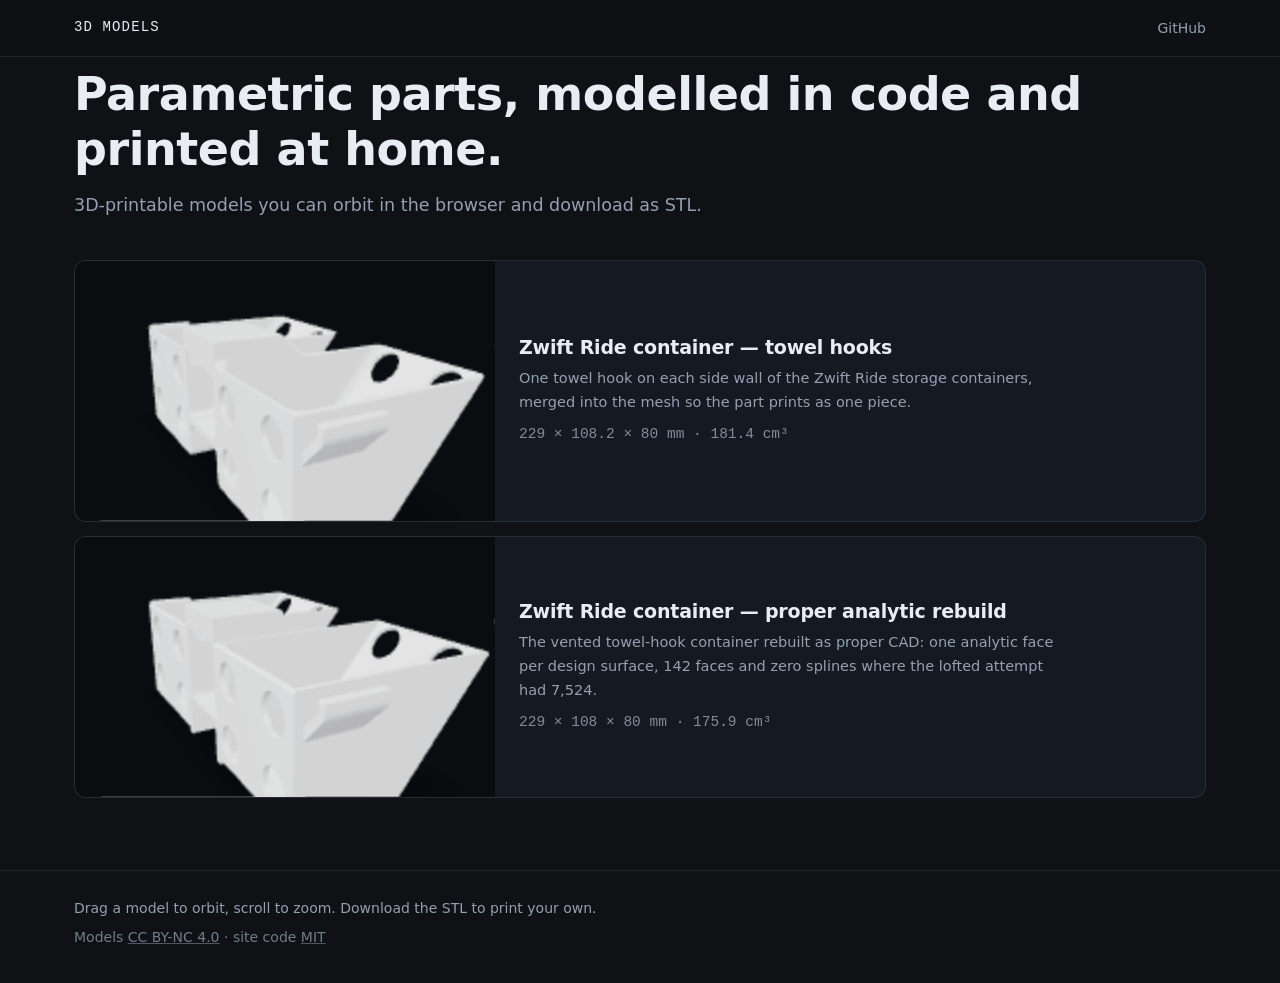
<file: index.html>
<!doctype html>
<html lang="en">
<head>
<meta charset="utf-8">
<meta name="viewport" content="width=device-width, initial-scale=1">
<title>3D models</title>
<meta name="description" content="3D-printable models you can orbit in the browser and download as STL.">
<meta name="color-scheme" content="dark">
<meta name="robots" content="noindex, nofollow">
<meta property="og:title" content="3D models">
<meta property="og:description" content="3D-printable models you can orbit in the browser and download as STL.">
<link rel="icon" href="assets/icon.svg" type="image/svg+xml">
<link rel="stylesheet" href="assets/site.css">
<script type="module" src="assets/vendor/model-viewer.min.js"></script>
<script type="module" src="assets/viewer.js"></script>
</head>
<body>
<header class="site-head"><div class="wrap">
  <a class="mark" href="index.html">3D models</a>
  <nav><a href="https://github.com/aurele-l/share">GitHub</a></nav>
</div></header>
<main class="wrap"><div class="intro"><h1>Parametric parts, modelled in code and printed at home.</h1><p>3D-printable models you can orbit in the browser and download as STL.</p></div><div class="cards"><a class="card" href="models/zwift-towel-hooks/"><model-viewer src="models/zwift-towel-hooks/tuned.glb" alt="Zwift Ride container — towel hooks" auto-rotate auto-rotate-delay="0" rotation-per-second="12deg" shadow-intensity="1.1" shadow-softness="0.85" tone-mapping="aces" exposure="0.9" interaction-prompt="none" loading="lazy" camera-orbit="30deg 72deg 60%"></model-viewer><div class="card-body"><h2>Zwift Ride container — towel hooks</h2><p>One towel hook on each side wall of the Zwift Ride storage containers, merged into the mesh so the part prints as one piece.</p><p class="card-meta">229 × 108.2 × 80 mm · 181.4 cm³</p></div></a><a class="card" href="models/zwift-towel-hooks-analytic/"><model-viewer src="models/zwift-towel-hooks-analytic/proper.glb" alt="Zwift Ride container — proper analytic rebuild" auto-rotate auto-rotate-delay="0" rotation-per-second="12deg" shadow-intensity="1.1" shadow-softness="0.85" tone-mapping="aces" exposure="0.9" interaction-prompt="none" loading="lazy" camera-orbit="30deg 72deg 60%"></model-viewer><div class="card-body"><h2>Zwift Ride container — proper analytic rebuild</h2><p>The vented towel-hook container rebuilt as proper CAD: one analytic face per design surface, 142 faces and zero splines where the lofted attempt had 7,524.</p><p class="card-meta">229 × 108 × 80 mm · 175.9 cm³</p></div></a></div></main>
<footer class="site-foot"><div class="wrap"><p>Drag a model to orbit, scroll to zoom. Download the STL to print your own.</p><p class="licence">Models <a href="https://creativecommons.org/licenses/by-nc/4.0/">CC BY-NC 4.0</a> &middot; site code <a href="https://github.com/aurele-l/share/blob/main/LICENSE-MIT">MIT</a></p></div></footer>
</body>
</html>
</file>
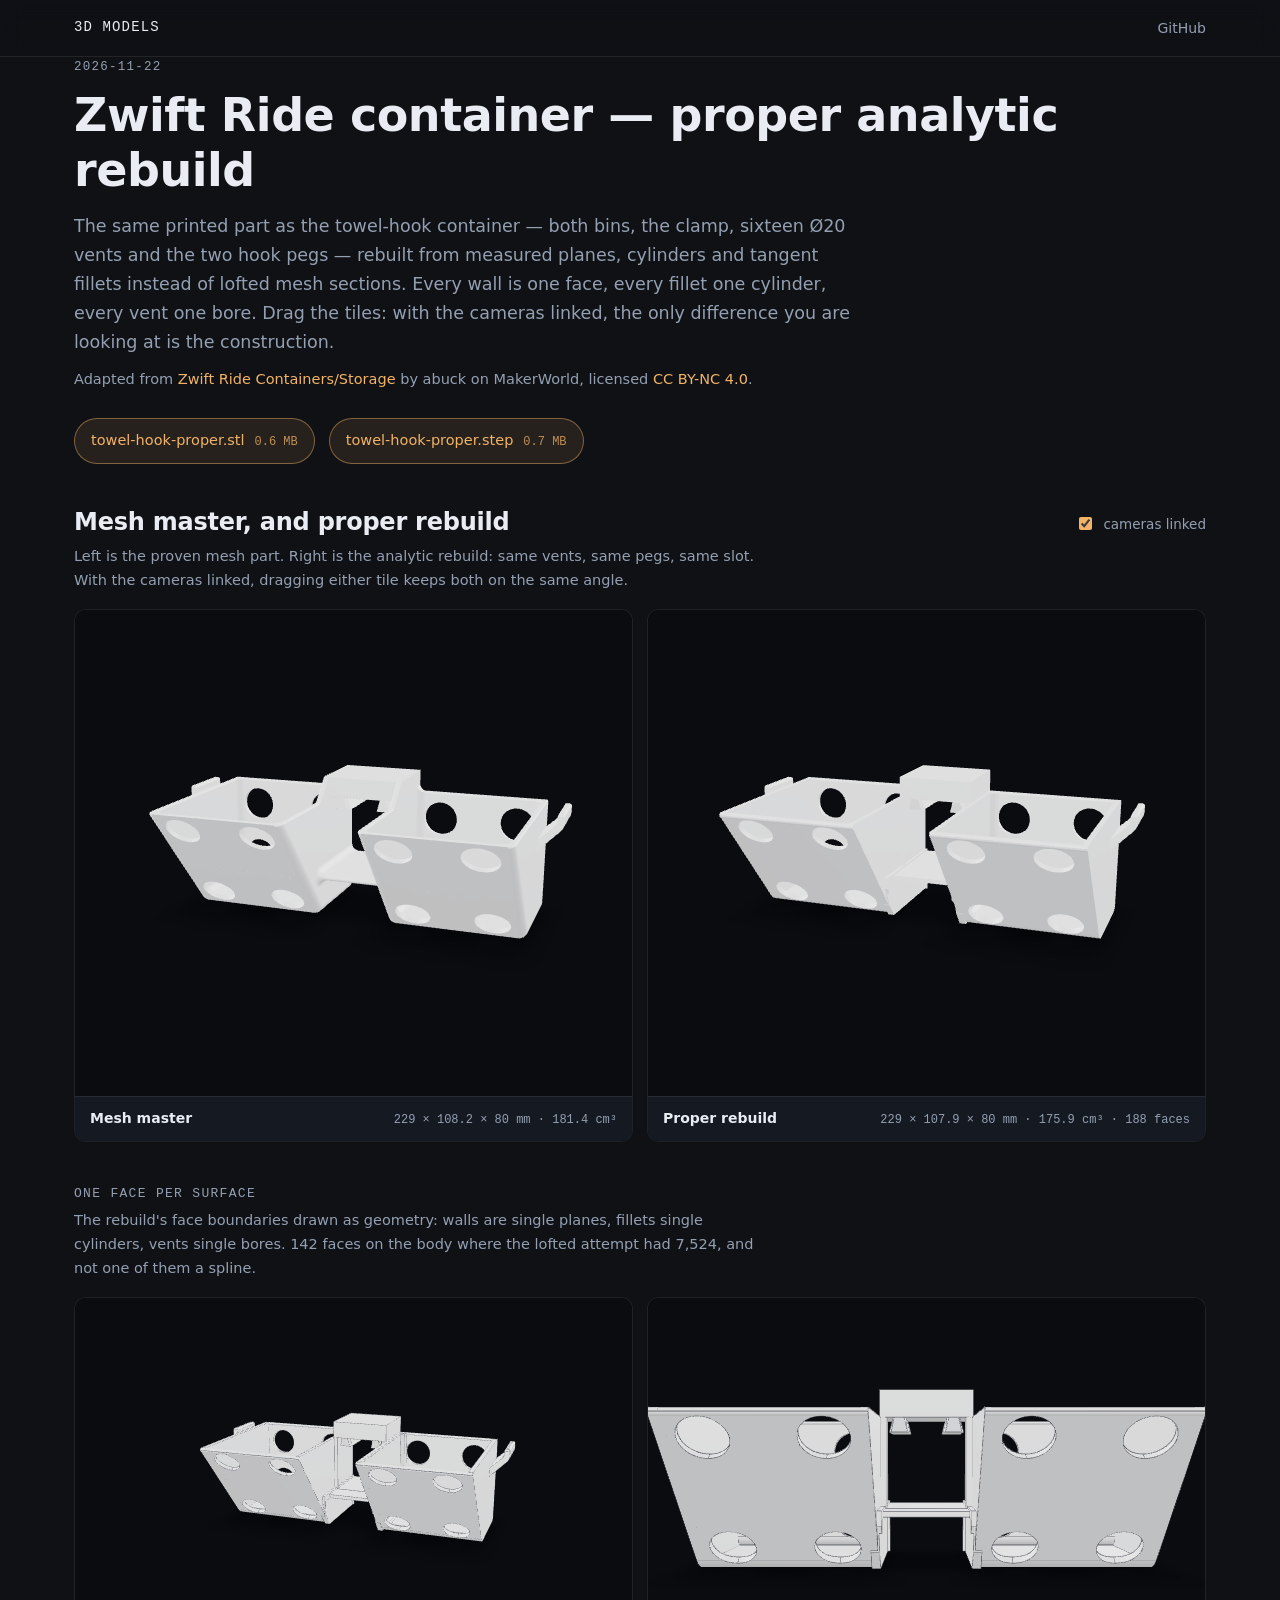
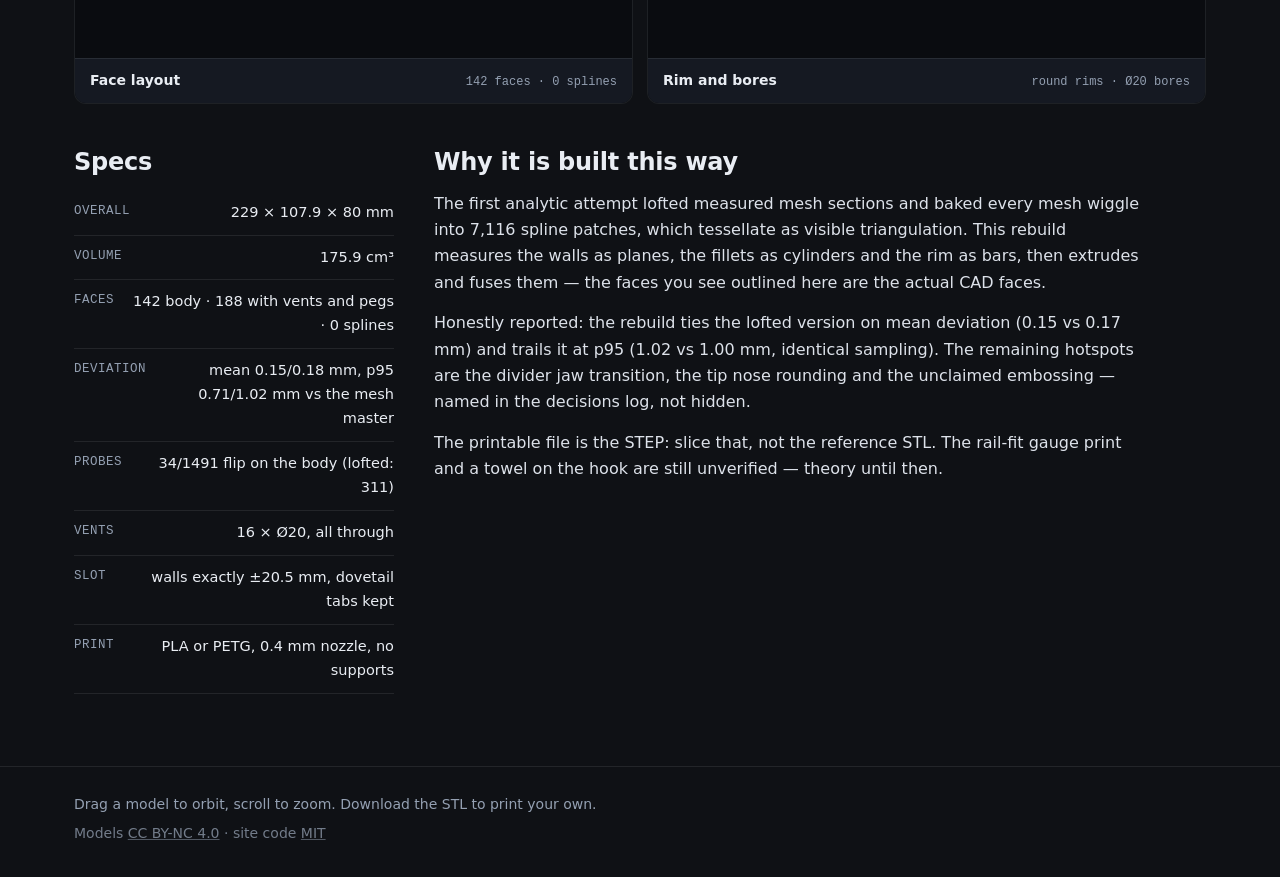
<file: models/zwift-towel-hooks-analytic/index.html>
<!doctype html>
<html lang="en">
<head>
<meta charset="utf-8">
<meta name="viewport" content="width=device-width, initial-scale=1">
<title>Zwift Ride container — proper analytic rebuild — 3D models</title>
<meta name="description" content="The vented towel-hook container rebuilt as proper CAD: one analytic face per design surface, 142 faces and zero splines where the lofted attempt had 7,524.">
<meta name="color-scheme" content="dark">
<meta name="robots" content="noindex, nofollow">
<meta property="og:title" content="Zwift Ride container — proper analytic rebuild — 3D models">
<meta property="og:description" content="The vented towel-hook container rebuilt as proper CAD: one analytic face per design surface, 142 faces and zero splines where the lofted attempt had 7,524.">
<link rel="icon" href="../../assets/icon.svg" type="image/svg+xml">
<link rel="stylesheet" href="../../assets/site.css">
<script type="module" src="../../assets/vendor/model-viewer.min.js"></script>
<script type="module" src="../../assets/viewer.js"></script>
</head>
<body>
<header class="site-head"><div class="wrap">
  <a class="mark" href="../../index.html">3D models</a>
  <nav><a href="https://github.com/aurele-l/share">GitHub</a></nav>
</div></header>
<main class="wrap">
<div class="title-block">
<p class="eyebrow">2026-11-22</p>
<h1>Zwift Ride container — proper analytic rebuild</h1>
<p class="lede">The same printed part as the towel-hook container — both bins, the clamp, sixteen Ø20 vents and the two hook pegs — rebuilt from measured planes, cylinders and tangent fillets instead of lofted mesh sections. Every wall is one face, every fillet one cylinder, every vent one bore. Drag the tiles: with the cameras linked, the only difference you are looking at is the construction.</p>
<p class="source">Adapted from <a href="https://makerworld.com/en/models/2250329-zwift-ride-containers-storage">Zwift Ride Containers/Storage</a> by abuck on MakerWorld, licensed <a href="https://creativecommons.org/licenses/by-nc/4.0/">CC BY-NC 4.0</a>.</p>
</div>
<div class="actions"><a class="button" href="towel-hook-proper.stl" download>towel-hook-proper.stl<span>0.6 MB</span></a><a class="button" href="towel-hook-proper.step" download>towel-hook-proper.step<span>0.7 MB</span></a></div>
<section class="block"><div class="block-head"><h2>Mesh master, and proper rebuild</h2><label class="toggle"><input type="checkbox" data-link-toggle checked> cameras linked</label></div><p class="block-note">Left is the proven mesh part. Right is the analytic rebuild: same vents, same pegs, same slot. With the cameras linked, dragging either tile keeps both on the same angle.</p><div class="pair"><figure class="view">
  <model-viewer src="mesh.glb" alt="The proven mesh part with towel hooks and vents" camera-controls touch-action="pan-y" max-camera-orbit="auto auto 250%" shadow-intensity="1.2" shadow-softness="0.85" tone-mapping="aces" interaction-prompt="none" exposure="0.9" camera-orbit="20deg 74deg 105%" data-link="compare"></model-viewer>
  <figcaption><b>Mesh master</b><span>229 × 108.2 × 80 mm · 181.4 cm³</span></figcaption>
</figure><figure class="view">
  <model-viewer src="proper.glb" alt="The same part rebuilt as proper CAD, one face per surface" camera-controls touch-action="pan-y" max-camera-orbit="auto auto 250%" shadow-intensity="1.2" shadow-softness="0.85" tone-mapping="aces" interaction-prompt="none" exposure="0.9" camera-orbit="20deg 74deg 105%" data-link="compare" data-lead></model-viewer>
  <figcaption><b>Proper rebuild</b><span>229 × 107.9 × 80 mm · 175.9 cm³ · 188 faces</span></figcaption>
</figure></div></section>
<section class="block"><h2>One face per surface</h2><p class="block-note">The rebuild&#x27;s face boundaries drawn as geometry: walls are single planes, fillets single cylinders, vents single bores. 142 faces on the body where the lofted attempt had 7,524, and not one of them a spline.</p><div class="pair detail"><figure class="view detail">
  <model-viewer src="proper-edges.glb" alt="The analytic rebuild with every face boundary drawn" camera-controls touch-action="pan-y" max-camera-orbit="auto auto 250%" shadow-intensity="1.2" shadow-softness="0.85" tone-mapping="aces" interaction-prompt="none" exposure="0.9" camera-orbit="20deg 74deg 105%"></model-viewer>
  <figcaption><b>Face layout</b><span>142 faces · 0 splines</span></figcaption>
</figure><figure class="view detail">
  <model-viewer src="proper-edges.glb" alt="Top-down view of the rim bars and vent bores with edges shown" camera-controls touch-action="pan-y" max-camera-orbit="auto auto 250%" shadow-intensity="1.2" shadow-softness="0.85" tone-mapping="aces" interaction-prompt="none" exposure="0.9" camera-orbit="0deg 88deg 60%" loading="lazy"></model-viewer>
  <figcaption><b>Rim and bores</b><span>round rims · Ø20 bores</span></figcaption>
</figure></div></section>
<div class="cols"><section><h2>Specs</h2><dl class="specs"><div><dt>Overall</dt><dd>229 × 107.9 × 80 mm</dd></div><div><dt>Volume</dt><dd>175.9 cm³</dd></div><div><dt>Faces</dt><dd>142 body · 188 with vents and pegs · 0 splines</dd></div><div><dt>Deviation</dt><dd>mean 0.15/0.18 mm, p95 0.71/1.02 mm vs the mesh master</dd></div><div><dt>Probes</dt><dd>34/1491 flip on the body (lofted: 311)</dd></div><div><dt>Vents</dt><dd>16 × Ø20, all through</dd></div><div><dt>Slot</dt><dd>walls exactly ±20.5 mm, dovetail tabs kept</dd></div><div><dt>Print</dt><dd>PLA or PETG, 0.4 mm nozzle, no supports</dd></div></dl></section><section class="prose"><h2>Why it is built this way</h2><p>The first analytic attempt lofted measured mesh sections and baked every mesh wiggle into 7,116 spline patches, which tessellate as visible triangulation. This rebuild measures the walls as planes, the fillets as cylinders and the rim as bars, then extrudes and fuses them — the faces you see outlined here are the actual CAD faces.</p><p>Honestly reported: the rebuild ties the lofted version on mean deviation (0.15 vs 0.17 mm) and trails it at p95 (1.02 vs 1.00 mm, identical sampling). The remaining hotspots are the divider jaw transition, the tip nose rounding and the unclaimed embossing — named in the decisions log, not hidden.</p><p>The printable file is the STEP: slice that, not the reference STL. The rail-fit gauge print and a towel on the hook are still unverified — theory until then.</p></section></div>
</main>
<footer class="site-foot"><div class="wrap"><p>Drag a model to orbit, scroll to zoom. Download the STL to print your own.</p><p class="licence">Models <a href="https://creativecommons.org/licenses/by-nc/4.0/">CC BY-NC 4.0</a> &middot; site code <a href="https://github.com/aurele-l/share/blob/main/LICENSE-MIT">MIT</a></p></div></footer>
</body>
</html>
</file>
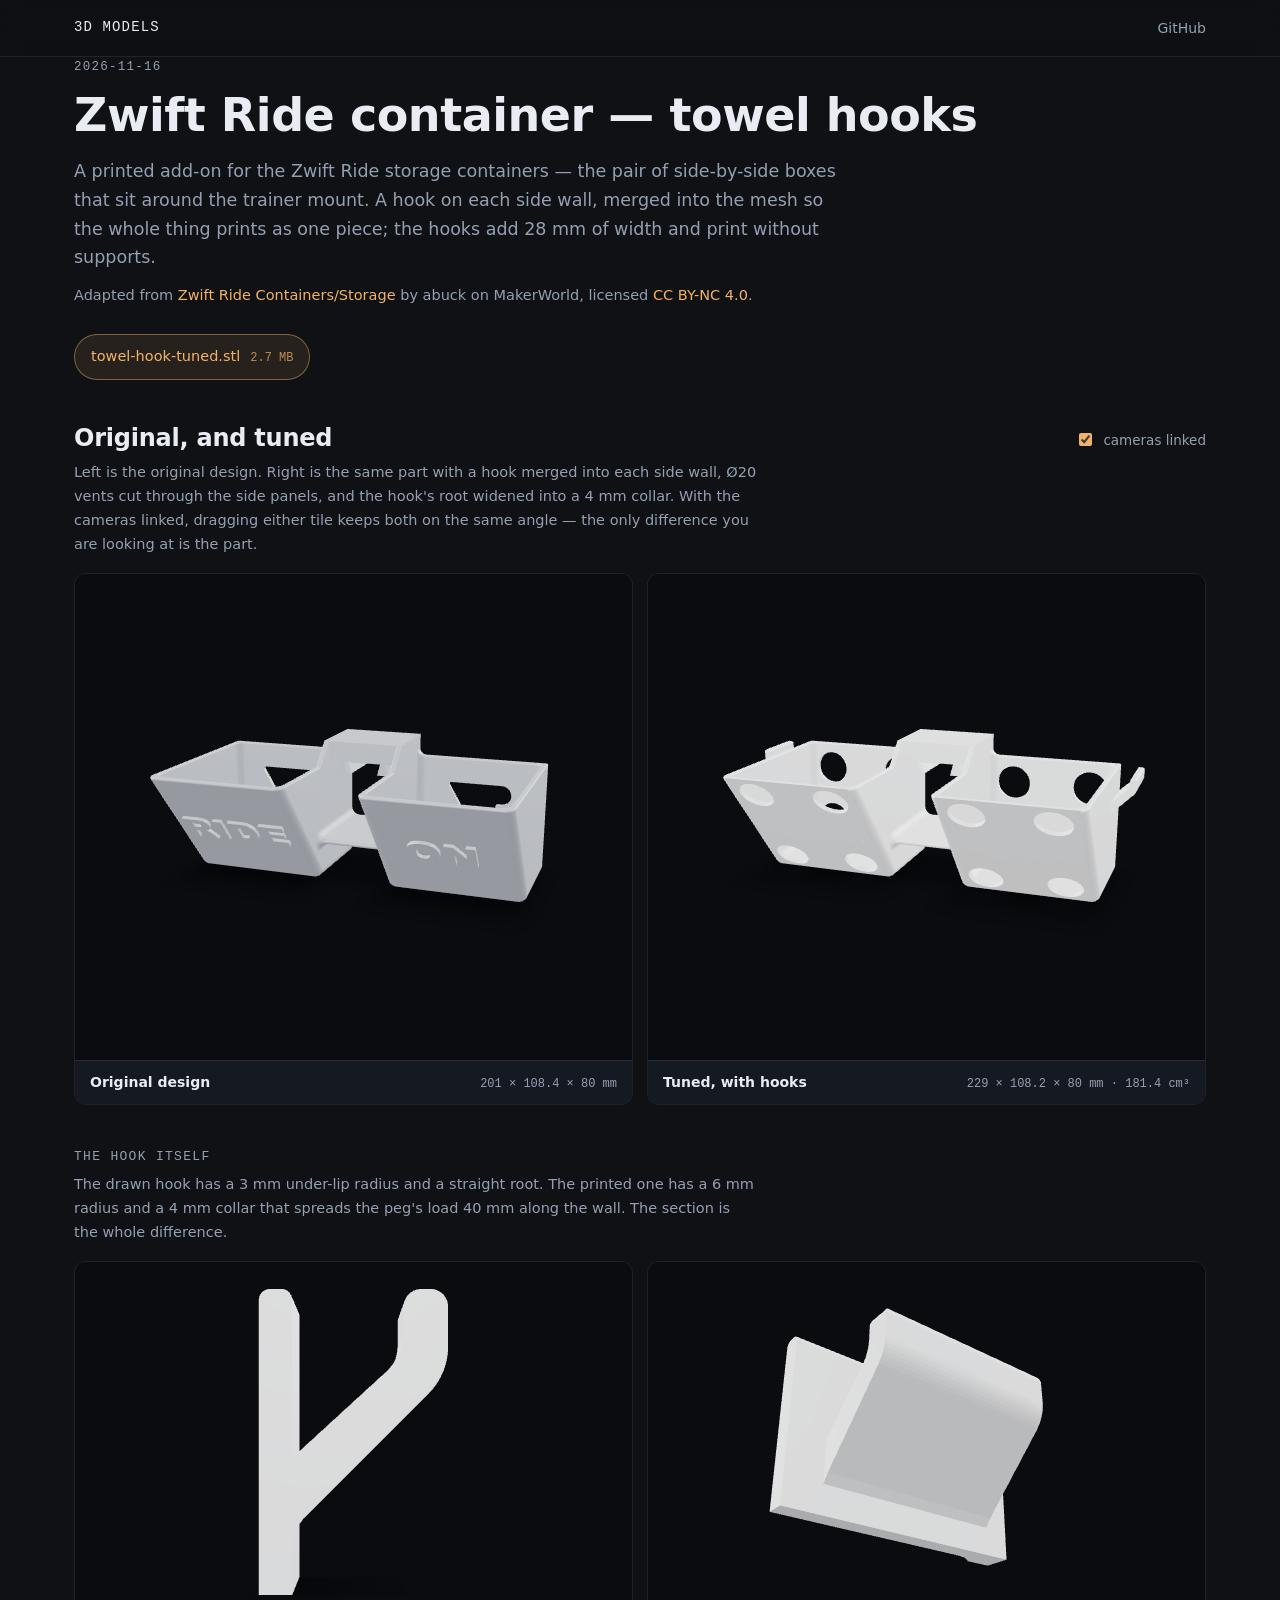
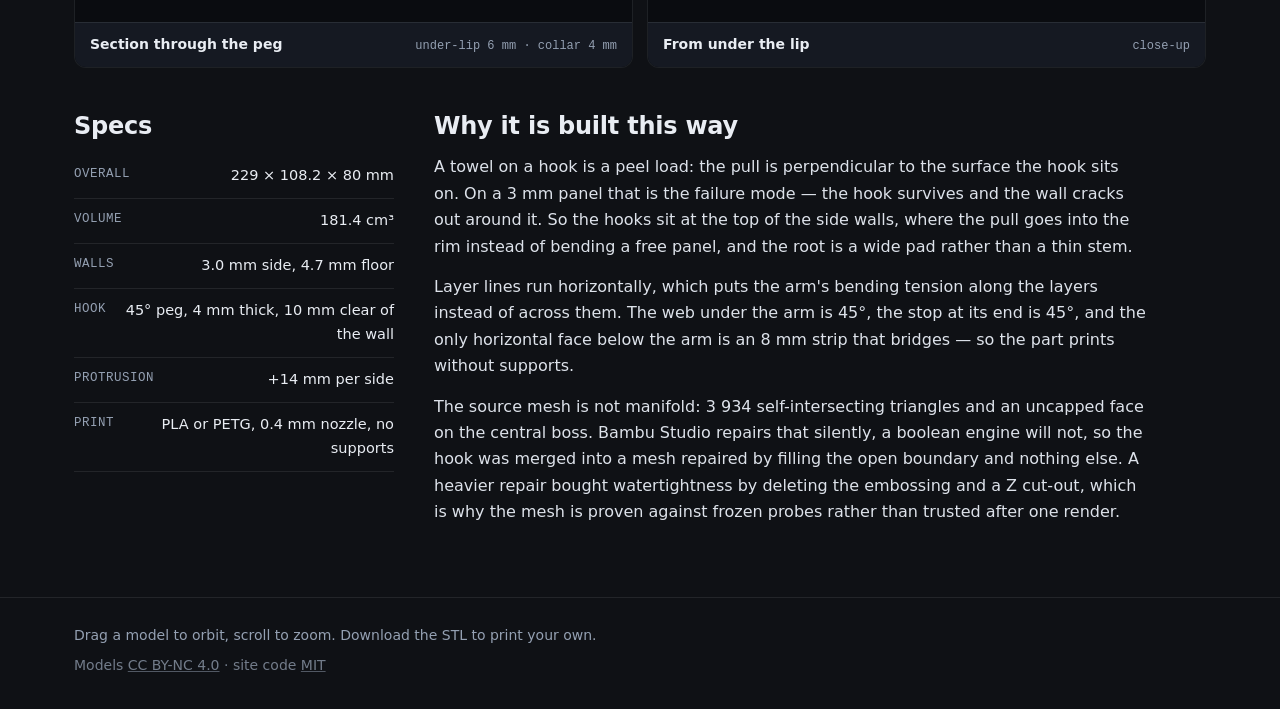
<file: models/zwift-towel-hooks/index.html>
<!doctype html>
<html lang="en">
<head>
<meta charset="utf-8">
<meta name="viewport" content="width=device-width, initial-scale=1">
<title>Zwift Ride container — towel hooks — 3D models</title>
<meta name="description" content="One towel hook on each side wall of the Zwift Ride storage containers, merged into the mesh so the part prints as one piece.">
<meta name="color-scheme" content="dark">
<meta name="robots" content="noindex, nofollow">
<meta property="og:title" content="Zwift Ride container — towel hooks — 3D models">
<meta property="og:description" content="One towel hook on each side wall of the Zwift Ride storage containers, merged into the mesh so the part prints as one piece.">
<link rel="icon" href="../../assets/icon.svg" type="image/svg+xml">
<link rel="stylesheet" href="../../assets/site.css">
<script type="module" src="../../assets/vendor/model-viewer.min.js"></script>
<script type="module" src="../../assets/viewer.js"></script>
</head>
<body>
<header class="site-head"><div class="wrap">
  <a class="mark" href="../../index.html">3D models</a>
  <nav><a href="https://github.com/aurele-l/share">GitHub</a></nav>
</div></header>
<main class="wrap">
<div class="title-block">
<p class="eyebrow">2026-11-16</p>
<h1>Zwift Ride container — towel hooks</h1>
<p class="lede">A printed add-on for the Zwift Ride storage containers — the pair of side-by-side boxes that sit around the trainer mount. A hook on each side wall, merged into the mesh so the whole thing prints as one piece; the hooks add 28 mm of width and print without supports.</p>
<p class="source">Adapted from <a href="https://makerworld.com/en/models/2250329-zwift-ride-containers-storage">Zwift Ride Containers/Storage</a> by abuck on MakerWorld, licensed <a href="https://creativecommons.org/licenses/by-nc/4.0/">CC BY-NC 4.0</a>.</p>
</div>
<div class="actions"><a class="button" href="towel-hook-tuned.stl" download>towel-hook-tuned.stl<span>2.7 MB</span></a></div>
<section class="block"><div class="block-head"><h2>Original, and tuned</h2><label class="toggle"><input type="checkbox" data-link-toggle checked> cameras linked</label></div><p class="block-note">Left is the original design. Right is the same part with a hook merged into each side wall, Ø20 vents cut through the side panels, and the hook&#x27;s root widened into a 4 mm collar. With the cameras linked, dragging either tile keeps both on the same angle — the only difference you are looking at is the part.</p><div class="pair"><figure class="view">
  <model-viewer src="source.glb" alt="The original Zwift Ride storage container design, without hooks" camera-controls touch-action="pan-y" max-camera-orbit="auto auto 250%" shadow-intensity="1.2" shadow-softness="0.85" tone-mapping="aces" interaction-prompt="none" exposure="0.9" camera-orbit="20deg 74deg 105%" data-link="compare"></model-viewer>
  <figcaption><b>Original design</b><span>201 × 108.4 × 80 mm</span></figcaption>
</figure><figure class="view">
  <model-viewer src="tuned.glb" alt="The same container with a printed towel hook on each side wall" camera-controls touch-action="pan-y" max-camera-orbit="auto auto 250%" shadow-intensity="1.2" shadow-softness="0.85" tone-mapping="aces" interaction-prompt="none" exposure="0.9" camera-orbit="20deg 74deg 105%" data-link="compare" data-lead></model-viewer>
  <figcaption><b>Tuned, with hooks</b><span>229 × 108.2 × 80 mm · 181.4 cm³</span></figcaption>
</figure></div></section>
<section class="block"><h2>The hook itself</h2><p class="block-note">The drawn hook has a 3 mm under-lip radius and a straight root. The printed one has a 6 mm radius and a 4 mm collar that spreads the peg&#x27;s load 40 mm along the wall. The section is the whole difference.</p><div class="pair detail"><figure class="view detail">
  <model-viewer src="tuned-section.glb" alt="Cross-section through the hook peg and its root collar" camera-controls touch-action="pan-y" max-camera-orbit="auto auto 250%" shadow-intensity="1.2" shadow-softness="0.85" tone-mapping="aces" interaction-prompt="none" exposure="0.9" camera-orbit="0deg 90deg 100%" camera-projection="orthographic" loading="lazy"></model-viewer>
  <figcaption><b>Section through the peg</b><span>under-lip 6 mm · collar 4 mm</span></figcaption>
</figure><figure class="view detail">
  <model-viewer src="tuned-cut.glb" alt="Close-up of the hook from below the lip" camera-controls touch-action="pan-y" max-camera-orbit="auto auto 250%" shadow-intensity="1.2" shadow-softness="0.85" tone-mapping="aces" interaction-prompt="none" exposure="0.9" camera-orbit="52deg 116deg 100%" loading="lazy"></model-viewer>
  <figcaption><b>From under the lip</b><span>close-up</span></figcaption>
</figure></div></section>
<div class="cols"><section><h2>Specs</h2><dl class="specs"><div><dt>Overall</dt><dd>229 × 108.2 × 80 mm</dd></div><div><dt>Volume</dt><dd>181.4 cm³</dd></div><div><dt>Walls</dt><dd>3.0 mm side, 4.7 mm floor</dd></div><div><dt>Hook</dt><dd>45° peg, 4 mm thick, 10 mm clear of the wall</dd></div><div><dt>Protrusion</dt><dd>+14 mm per side</dd></div><div><dt>Print</dt><dd>PLA or PETG, 0.4 mm nozzle, no supports</dd></div></dl></section><section class="prose"><h2>Why it is built this way</h2><p>A towel on a hook is a peel load: the pull is perpendicular to the surface the hook sits on. On a 3 mm panel that is the failure mode — the hook survives and the wall cracks out around it. So the hooks sit at the top of the side walls, where the pull goes into the rim instead of bending a free panel, and the root is a wide pad rather than a thin stem.</p><p>Layer lines run horizontally, which puts the arm&#x27;s bending tension along the layers instead of across them. The web under the arm is 45°, the stop at its end is 45°, and the only horizontal face below the arm is an 8 mm strip that bridges — so the part prints without supports.</p><p>The source mesh is not manifold: 3 934 self-intersecting triangles and an uncapped face on the central boss. Bambu Studio repairs that silently, a boolean engine will not, so the hook was merged into a mesh repaired by filling the open boundary and nothing else. A heavier repair bought watertightness by deleting the embossing and a Z cut-out, which is why the mesh is proven against frozen probes rather than trusted after one render.</p></section></div>
</main>
<footer class="site-foot"><div class="wrap"><p>Drag a model to orbit, scroll to zoom. Download the STL to print your own.</p><p class="licence">Models <a href="https://creativecommons.org/licenses/by-nc/4.0/">CC BY-NC 4.0</a> &middot; site code <a href="https://github.com/aurele-l/share/blob/main/LICENSE-MIT">MIT</a></p></div></footer>
</body>
</html>
</file>
<file: assets/site.css>
:root {
  --bg: #0f1115;
  --bg-soft: #151922;
  --tile: #0a0c10;
  --line: rgba(233, 237, 243, 0.09);
  --text: #e9edf3;
  --muted: #94a0b2;
  --accent: #f2b366;
  --radius: 12px;
  --mono: ui-monospace, "Cascadia Mono", Consolas, monospace;
}

* { box-sizing: border-box; }

html, body { margin: 0; }

body {
  background: var(--bg);
  color: var(--text);
  font: 16px/1.65 system-ui, -apple-system, "Segoe UI", Roboto, sans-serif;
  -webkit-font-smoothing: antialiased;
}

a { color: var(--accent); text-decoration: none; }
a:hover { text-decoration: underline; }

h1, h2, h3 { line-height: 1.2; margin: 0; font-weight: 600; letter-spacing: -0.01em; }

.wrap { max-width: 1180px; margin: 0 auto; padding: 0 24px; }

/* ---------------------------------------------------------------- chrome */

.site-head {
  border-bottom: 1px solid var(--line);
  background: color-mix(in srgb, var(--bg) 82%, transparent);
  position: sticky;
  top: 0;
  z-index: 10;
  backdrop-filter: blur(10px);
}

.site-head .wrap {
  display: flex;
  align-items: center;
  justify-content: space-between;
  height: 56px;
}

.mark {
  color: var(--text);
  font-family: var(--mono);
  font-size: 14px;
  letter-spacing: 0.08em;
  text-transform: uppercase;
}
.mark:hover { color: var(--accent); text-decoration: none; }

.site-head nav a { color: var(--muted); font-size: 14px; }
.site-head nav a:hover { color: var(--text); text-decoration: none; }

.site-foot {
  border-top: 1px solid var(--line);
  margin-top: 72px;
  padding: 26px 0 34px;
  color: var(--muted);
  font-size: 14px;
}
.site-foot p { margin: 0; }
.site-foot .licence { margin-top: 6px; color: color-mix(in srgb, var(--muted) 75%, transparent); }
.site-foot .licence a { color: inherit; text-decoration: underline; text-decoration-color: color-mix(in srgb, var(--muted) 50%, transparent); }
.site-foot .licence a:hover { color: var(--accent); }

/* ---------------------------------------------------------------- blocks */

main { padding: 44px 0 0; }

.block { margin-top: 44px; }
.block > h2 {
  font-size: 13px;
  font-family: var(--mono);
  letter-spacing: 0.1em;
  text-transform: uppercase;
  color: var(--muted);
  font-weight: 500;
}

.block-head {
  display: flex;
  align-items: baseline;
  justify-content: space-between;
  gap: 16px;
  flex-wrap: wrap;
}

.block-note {
  color: var(--muted);
  font-size: 14.5px;
  max-width: 74ch;
  margin: 8px 0 16px;
}

/* ---------------------------------------------------------------- title */

.eyebrow {
  font-family: var(--mono);
  font-size: 12.5px;
  letter-spacing: 0.1em;
  text-transform: uppercase;
  color: var(--muted);
  margin: 0 0 10px;
}

.title-block h1 { font-size: clamp(30px, 4.4vw, 46px); }

.lede {
  color: var(--muted);
  font-size: 17.5px;
  max-width: 70ch;
  margin: 14px 0 0;
}

.source {
  color: var(--muted);
  font-size: 14.5px;
  margin: 12px 0 0;
}

/* ---------------------------------------------------------------- viewer */

.view {
  margin: 0;
  position: relative;
  background: var(--tile);
  border: 1px solid var(--line);
  border-radius: var(--radius);
  overflow: hidden;
}

.view model-viewer {
  display: block;
  width: 100%;
  height: clamp(320px, 54vh, 600px);
  background: var(--tile);
  --poster-color: transparent;
}

.view figcaption {
  display: flex;
  align-items: baseline;
  justify-content: space-between;
  gap: 8px 16px;
  flex-wrap: wrap;
  padding: 10px 15px;
  border-top: 1px solid var(--line);
  background: var(--bg-soft);
}

.view figcaption b { font-size: 14px; font-weight: 600; }

.view figcaption span {
  font-family: var(--mono);
  font-size: 12px;
  color: var(--muted);
}

.pair {
  display: grid;
  grid-template-columns: 1fr 1fr;
  gap: 14px;
}

.pair.detail .view model-viewer { height: clamp(260px, 40vh, 460px); }

.toggle {
  display: inline-flex;
  align-items: center;
  gap: 8px;
  font-size: 13.5px;
  color: var(--muted);
  cursor: pointer;
  user-select: none;
}
.toggle input { accent-color: var(--accent); }

/* ---------------------------------------------------------------- actions */

.actions {
  display: flex;
  align-items: center;
  gap: 14px;
  flex-wrap: wrap;
  margin-top: 26px;
}

.button {
  display: inline-flex;
  align-items: baseline;
  gap: 10px;
  padding: 10px 16px;
  border: 1px solid color-mix(in srgb, var(--accent) 45%, transparent);
  border-radius: 999px;
  background: color-mix(in srgb, var(--accent) 10%, transparent);
  color: var(--accent);
  font-size: 14.5px;
  font-weight: 500;
}
.button:hover { background: color-mix(in srgb, var(--accent) 20%, transparent); text-decoration: none; }
.button span { font-family: var(--mono); font-size: 12px; opacity: 0.75; }

/* ---------------------------------------------------------------- specs */

.cols {
  display: grid;
  grid-template-columns: minmax(240px, 320px) 1fr;
  gap: 40px;
  align-items: start;
  margin-top: 44px;
}

.specs { margin: 14px 0 0; }

.specs div {
  display: flex;
  justify-content: space-between;
  gap: 16px;
  padding: 10px 0;
  border-bottom: 1px solid var(--line);
}

.specs dt {
  font-family: var(--mono);
  font-size: 12.5px;
  letter-spacing: 0.04em;
  color: var(--muted);
  text-transform: uppercase;
}

.specs dd { margin: 0; font-size: 14.5px; text-align: right; }

.prose p { margin: 14px 0 0; max-width: 70ch; color: color-mix(in srgb, var(--text) 86%, var(--muted)); }

/* ---------------------------------------------------------------- gallery */

.intro { padding: 10px 0 0; }
.intro h1 { font-size: clamp(30px, 4.4vw, 46px); }
.intro p { color: var(--muted); font-size: 17.5px; max-width: 66ch; margin: 14px 0 0; }

.cards {
  display: grid;
  gap: 14px;
  margin-top: 40px;
}

.card {
  display: grid;
  grid-template-columns: minmax(260px, 420px) 1fr;
  align-items: center;
  color: inherit;
  border: 1px solid var(--line);
  border-radius: var(--radius);
  overflow: hidden;
  background: var(--bg-soft);
  transition: border-color 0.15s ease;
}
.card:hover { border-color: color-mix(in srgb, var(--accent) 40%, transparent); text-decoration: none; }

.card model-viewer { display: block; width: 100%; height: 260px; background: var(--tile); }

.card-body { padding: 20px 24px; }
.card-body h2 { font-size: 19px; }
.card-body p { margin: 8px 0 0; color: var(--muted); font-size: 14.5px; max-width: 60ch; }

.card-meta {
  font-family: var(--mono);
  font-size: 12px;
  color: var(--muted);
  opacity: 0.85;
}

@media (max-width: 820px) {
  .pair { grid-template-columns: 1fr; }
  .cols { grid-template-columns: 1fr; gap: 0; }
  .view model-viewer { height: clamp(280px, 46vh, 420px); }
  .card { grid-template-columns: 1fr; }
  .card model-viewer { height: 220px; }
  .card-body { padding: 16px 18px 18px; }
}
</file>
